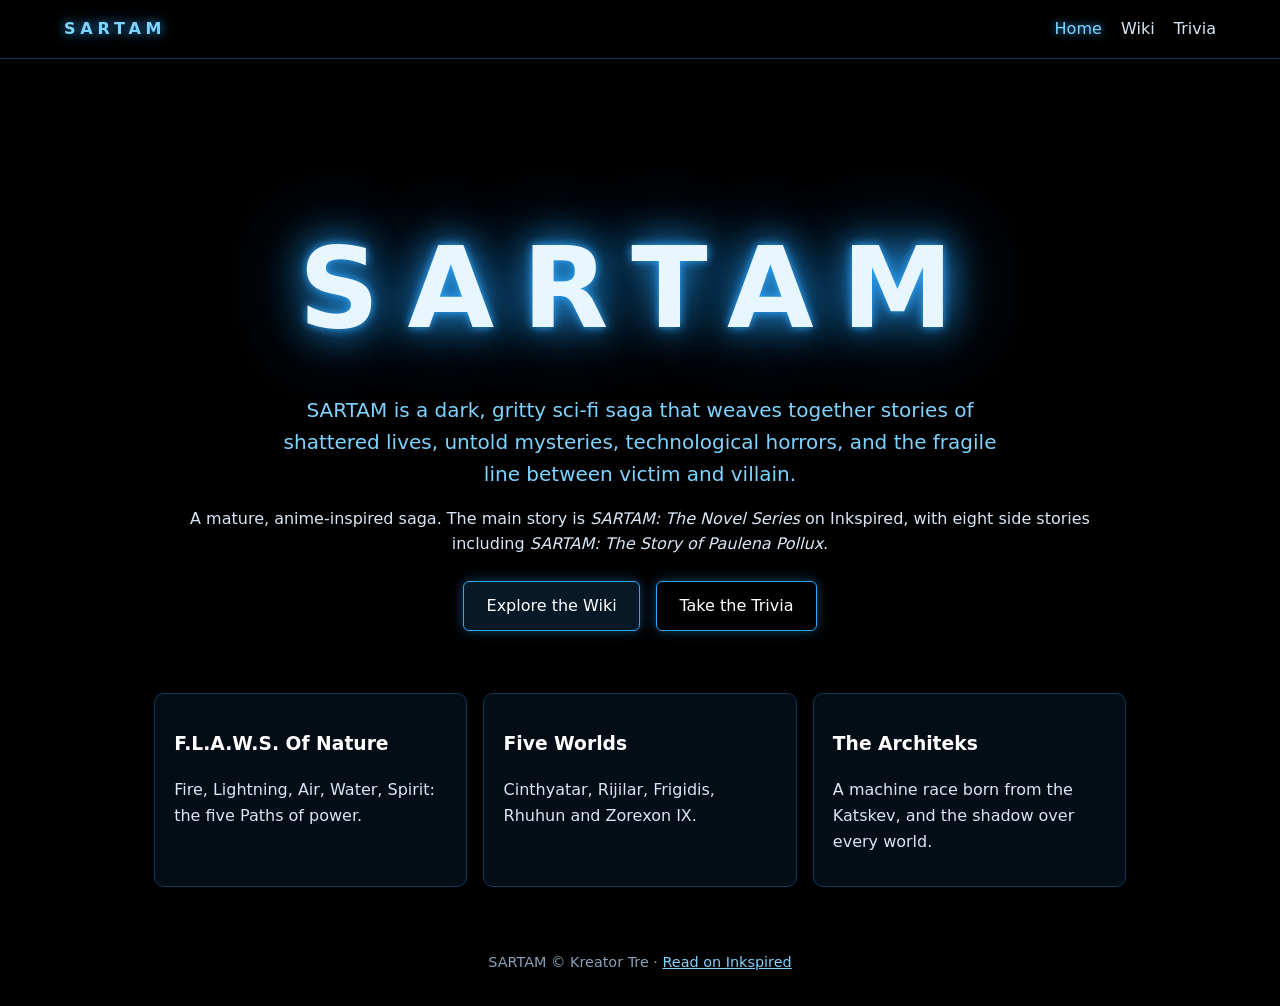
<file: index.html>
<!doctype html><html lang="en"><head><meta charset="utf-8"><meta name="viewport" content="width=device-width,initial-scale=1">
<title>Home · SARTAM</title><meta name="description" content="SARTAM: a dark, gritty sci-fi saga by Kreator Tre"><link rel="stylesheet" href="style.css"></head>
<body><canvas id="veins" aria-hidden="true"></canvas><header><a class="logo" href="index.html">SARTAM</a><nav><a href="index.html" class="on">Home</a><a href="wiki.html" class="">Wiki</a><a href="trivia.html" class="">Trivia</a></nav></header>
<main><section class="hero"><h1 class="glow">SARTAM</h1><p class="tag">SARTAM is a dark, gritty sci-fi saga that weaves together stories of shattered lives, untold mysteries, technological horrors, and the fragile line between victim and villain.</p>
<p>A mature, anime-inspired saga. The main story is <em>SARTAM: The Novel Series</em> on Inkspired, with eight side stories including <em>SARTAM: The Story of Paulena Pollux</em>.</p>
<div class="cta"><a class="btn" href="wiki.html">Explore the Wiki</a><a class="btn ghost" href="trivia.html">Take the Trivia</a></div></section>
<section class="cards"><div class="card"><h3>F.L.A.W.S. Of Nature</h3><p>Fire, Lightning, Air, Water, Spirit: the five Paths of power.</p></div>
<div class="card"><h3>Five Worlds</h3><p>Cinthyatar, Rijilar, Frigidis, Rhuhun and Zorexon IX.</p></div>
<div class="card"><h3>The Architeks</h3><p>A machine race born from the Katskev, and the shadow over every world.</p></div></section></main><footer>SARTAM © Kreator Tre · <a href="https://getinkspired.com" rel="noopener">Read on Inkspired</a></footer>
<script src="veins.js"></script><script src="app.js"></script></body></html>
</file>
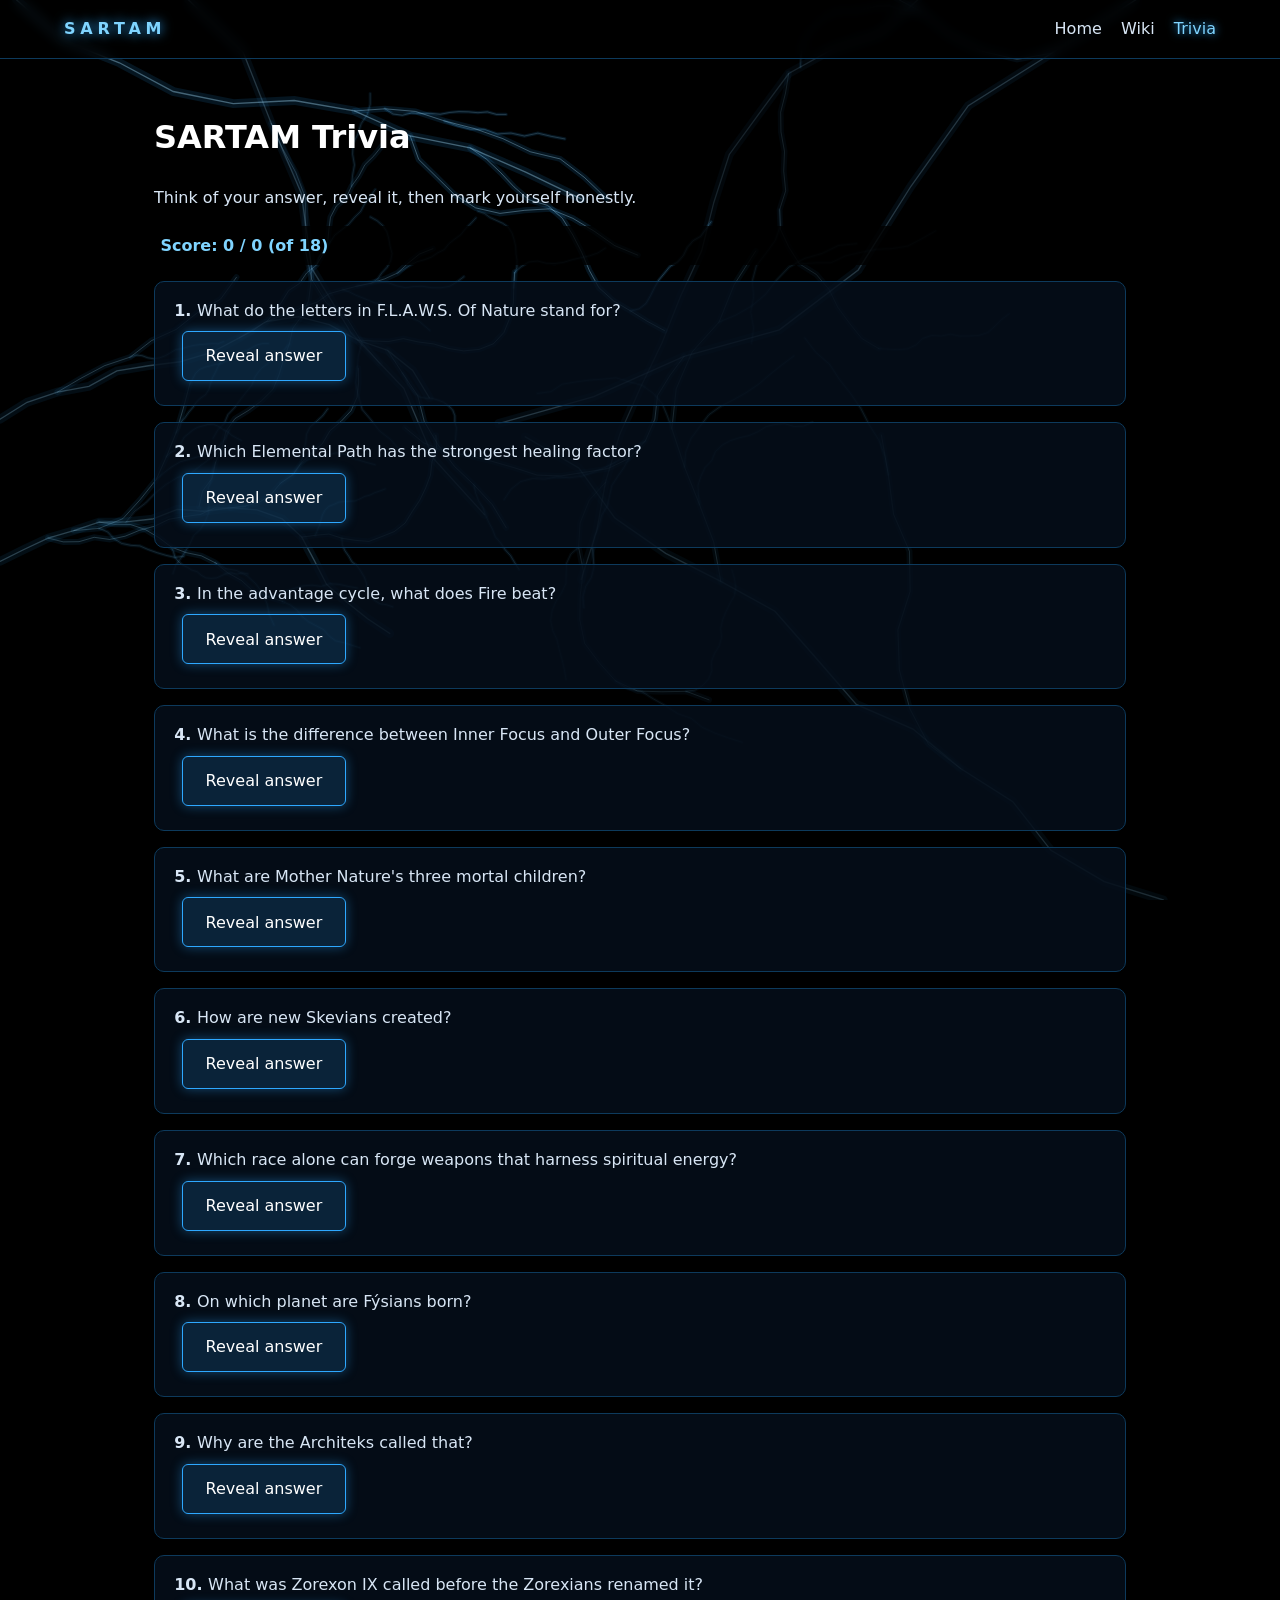
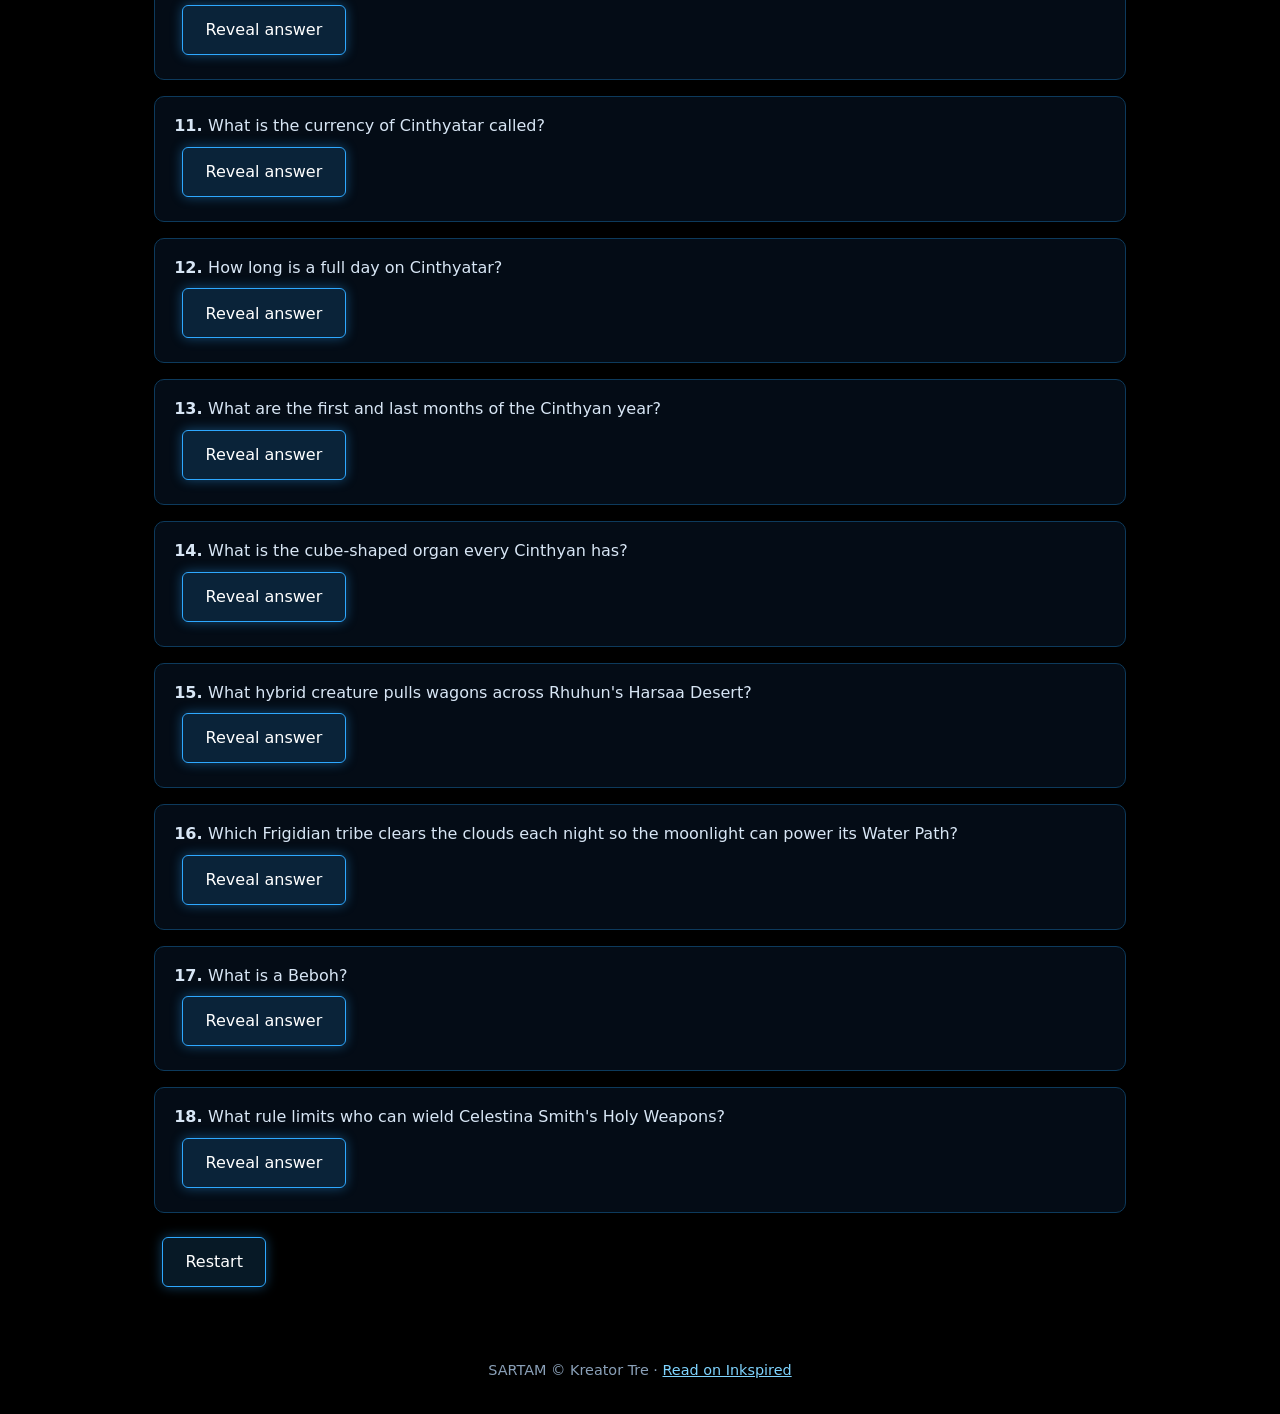
<file: trivia.html>
<!doctype html><html lang="en"><head><meta charset="utf-8"><meta name="viewport" content="width=device-width,initial-scale=1">
<title>Trivia · SARTAM</title><meta name="description" content="SARTAM: a dark, gritty sci-fi saga by Kreator Tre"><link rel="stylesheet" href="style.css"></head>
<body><canvas id="veins" aria-hidden="true"></canvas><header><a class="logo" href="index.html">SARTAM</a><nav><a href="index.html" class="">Home</a><a href="wiki.html" class="">Wiki</a><a href="trivia.html" class="on">Trivia</a></nav></header>
<main><h1>SARTAM Trivia</h1><p>Think of your answer, reveal it, then mark yourself honestly.</p><div id="score" class="score">Score: 0 / 0</div><div id="quiz"></div><button id="reset" class="btn">Restart</button></main><footer>SARTAM © Kreator Tre · <a href="https://getinkspired.com" rel="noopener">Read on Inkspired</a></footer>
<script src="veins.js"></script><script src="app.js"></script><script>const QS=[{"q": "What do the letters in F.L.A.W.S. Of Nature stand for?", "a": "Fire, Lightning, Air, Water, Spirit."}, {"q": "Which Elemental Path has the strongest healing factor?", "a": "Water. (Air has the weakest.)"}, {"q": "In the advantage cycle, what does Fire beat?", "a": "Air. (Fire > Air > Lightning > Water > Fire)"}, {"q": "What is the difference between Inner Focus and Outer Focus?", "a": "Inner Focus channels power inside the body; Outer Focus projects it outside."}, {"q": "What are Mother Nature's three mortal children?", "a": "Fýsians, Katskev (Skevians), and Mithyans."}, {"q": "How are new Skevians created?", "a": "Through Birth Codes. A male and a female code combine; Production Manufacturers build the body and Software Manufacturers upload the consciousness."}, {"q": "Which race alone can forge weapons that harness spiritual energy?", "a": "Mithyans."}, {"q": "On which planet are Fýsians born?", "a": "Planet Turana."}, {"q": "Why are the Architeks called that?", "a": "To honor Kitchrae and his love for infrastructure."}, {"q": "What was Zorexon IX called before the Zorexians renamed it?", "a": "Planet Rremufe."}, {"q": "What is the currency of Cinthyatar called?", "a": "Relevancy (REL)."}, {"q": "How long is a full day on Cinthyatar?", "a": "48 hours: the First Cycle and the Last Cycle."}, {"q": "What are the first and last months of the Cinthyan year?", "a": "January and Yraunaj (24 months in all)."}, {"q": "What is the cube-shaped organ every Cinthyan has?", "a": "The Mind Palace."}, {"q": "What hybrid creature pulls wagons across Rhuhun's Harsaa Desert?", "a": "The Camorse, a camel-horse hybrid."}, {"q": "Which Frigidian tribe clears the clouds each night so the moonlight can power its Water Path?", "a": "The Korochee Tribe."}, {"q": "What is a Beboh?", "a": "A child demon. On Baflua, harming a child opens that child to demonic possession."}, {"q": "What rule limits who can wield Celestina Smith's Holy Weapons?", "a": "Only people with pure intent can wield them."}];initQuiz(QS);</script></body></html>
</file>
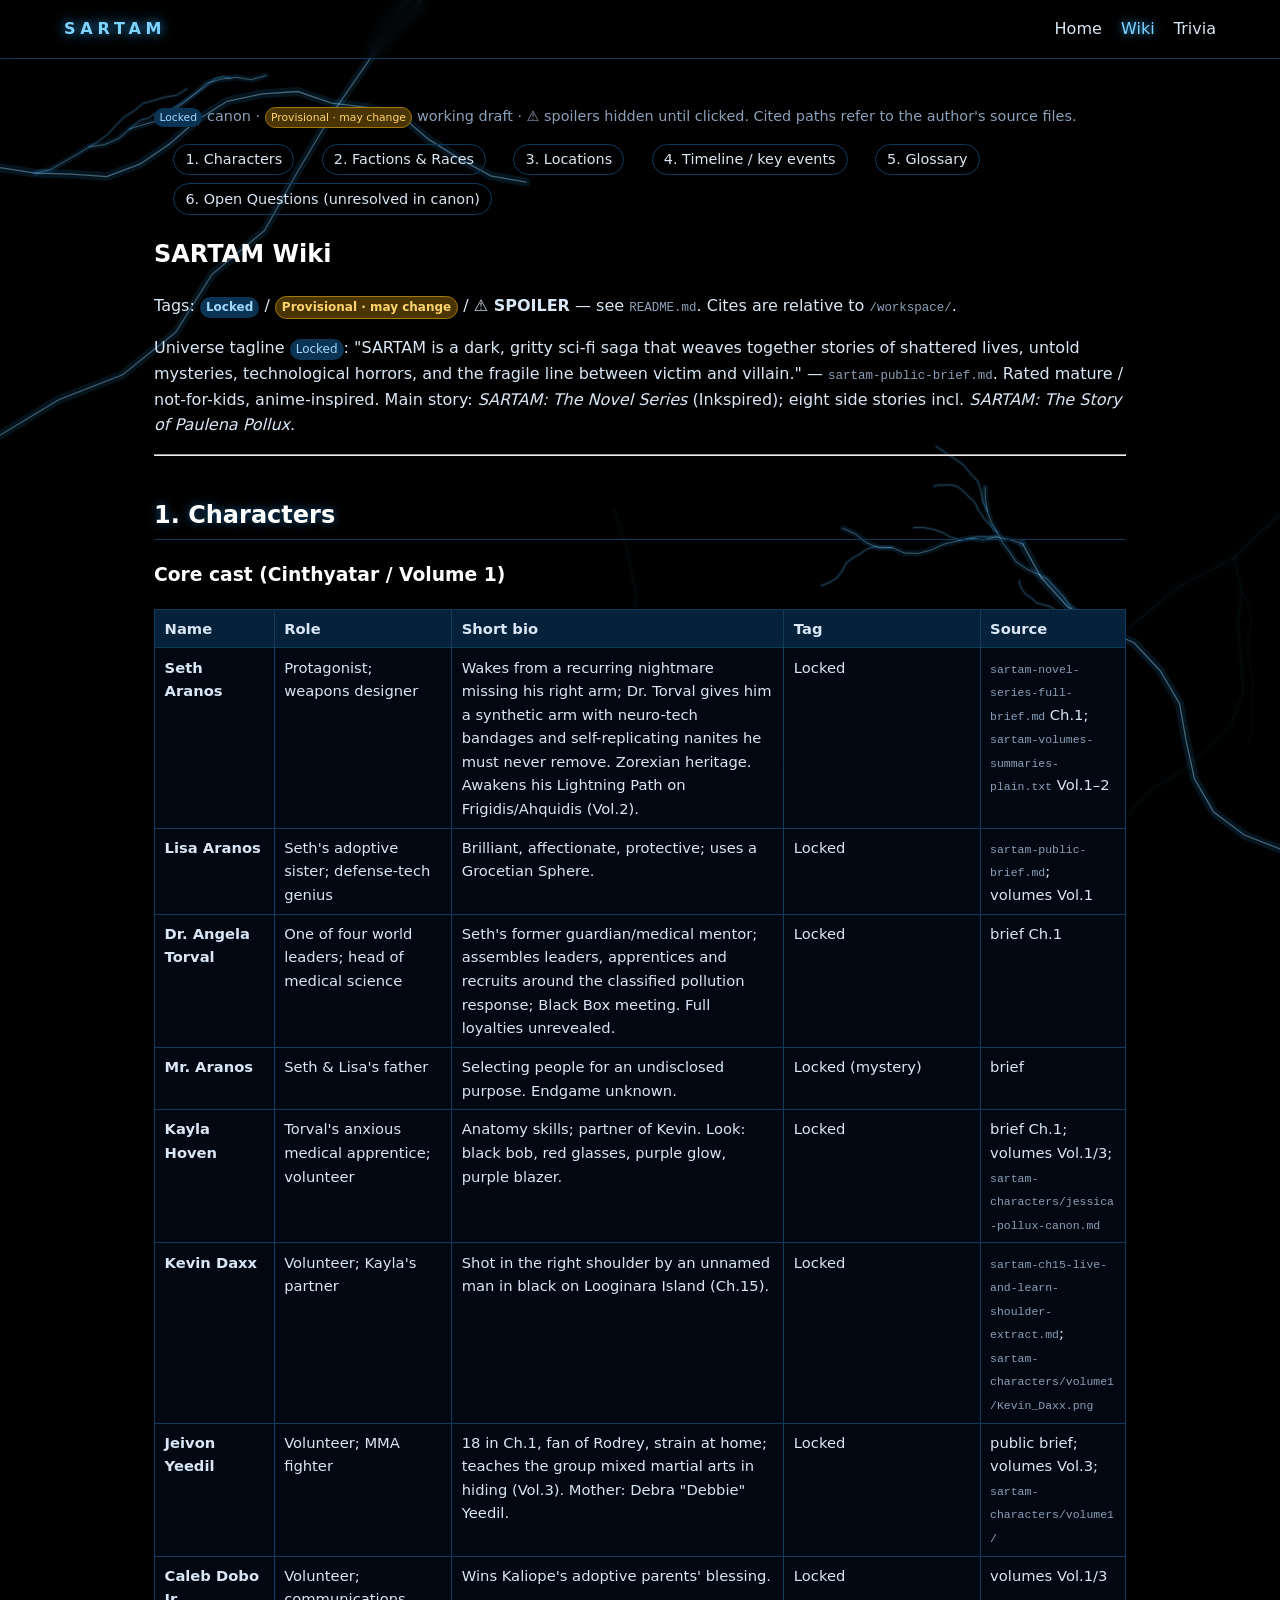
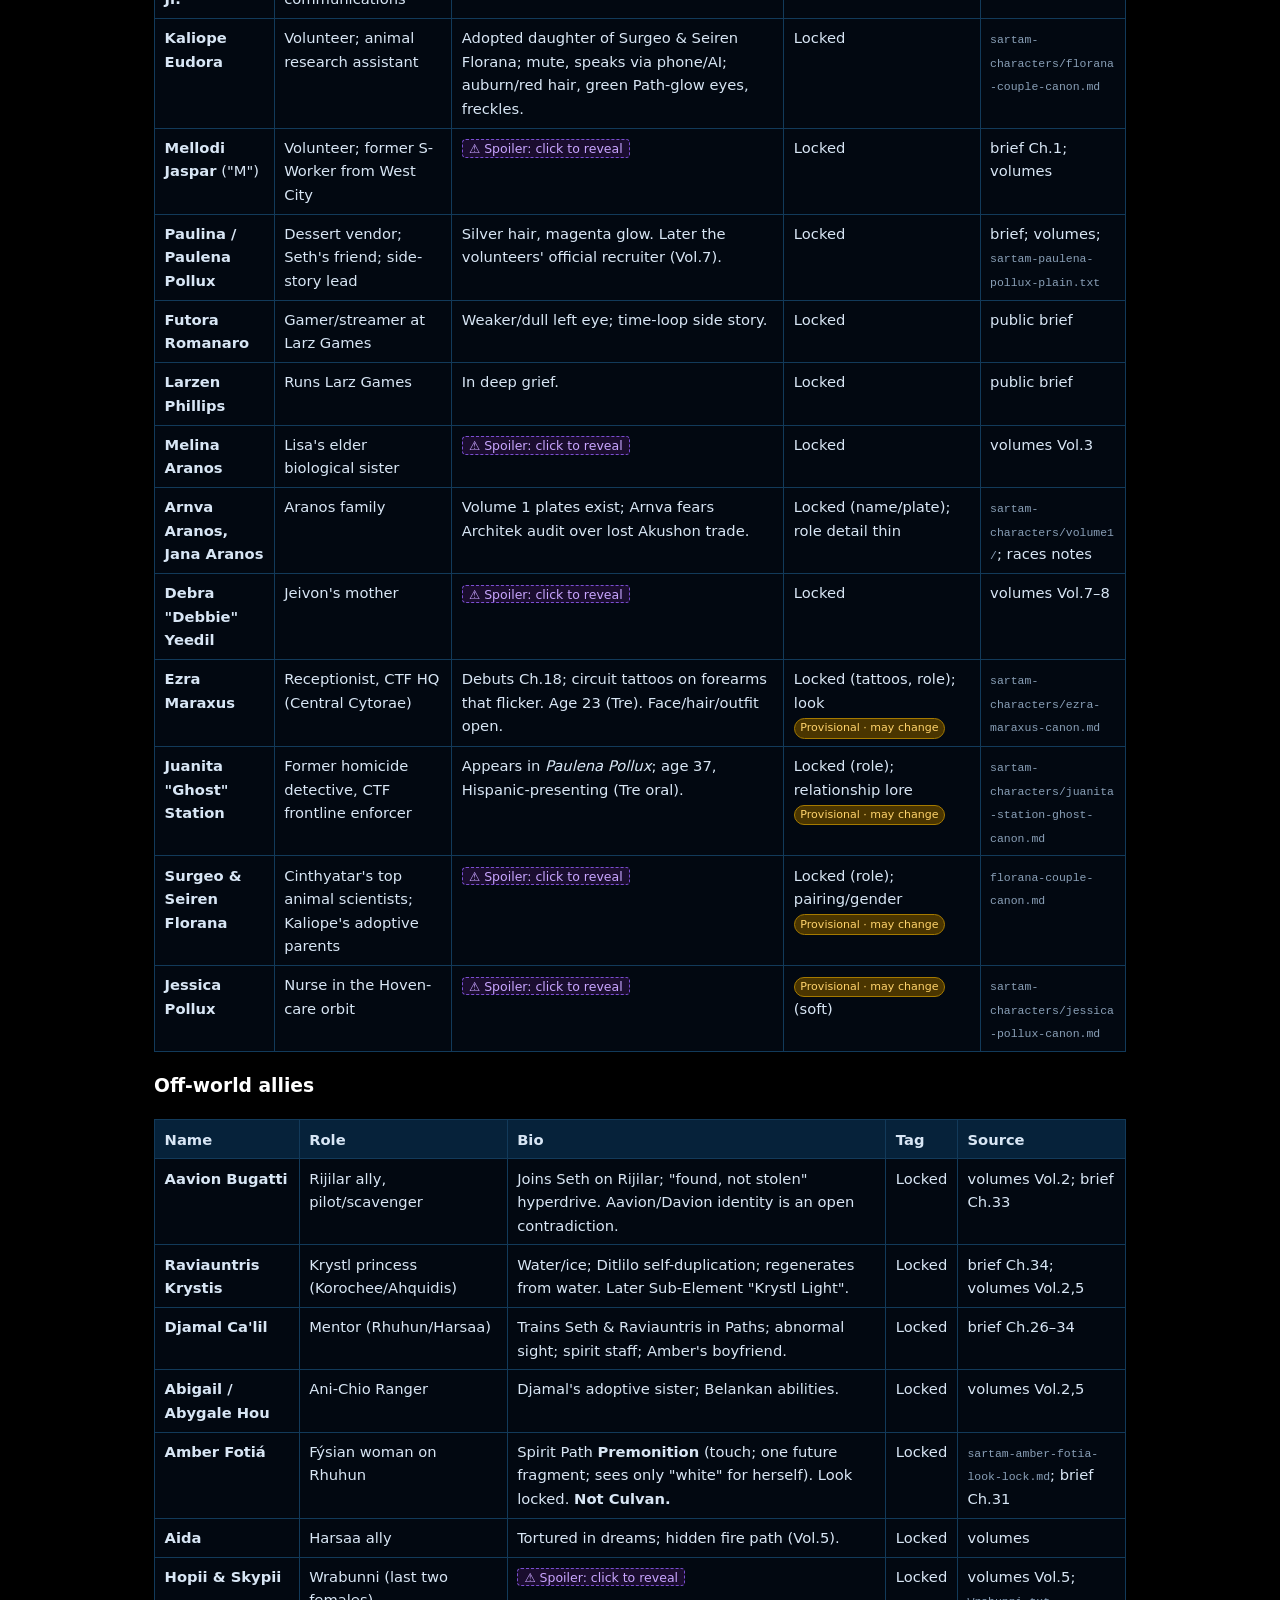
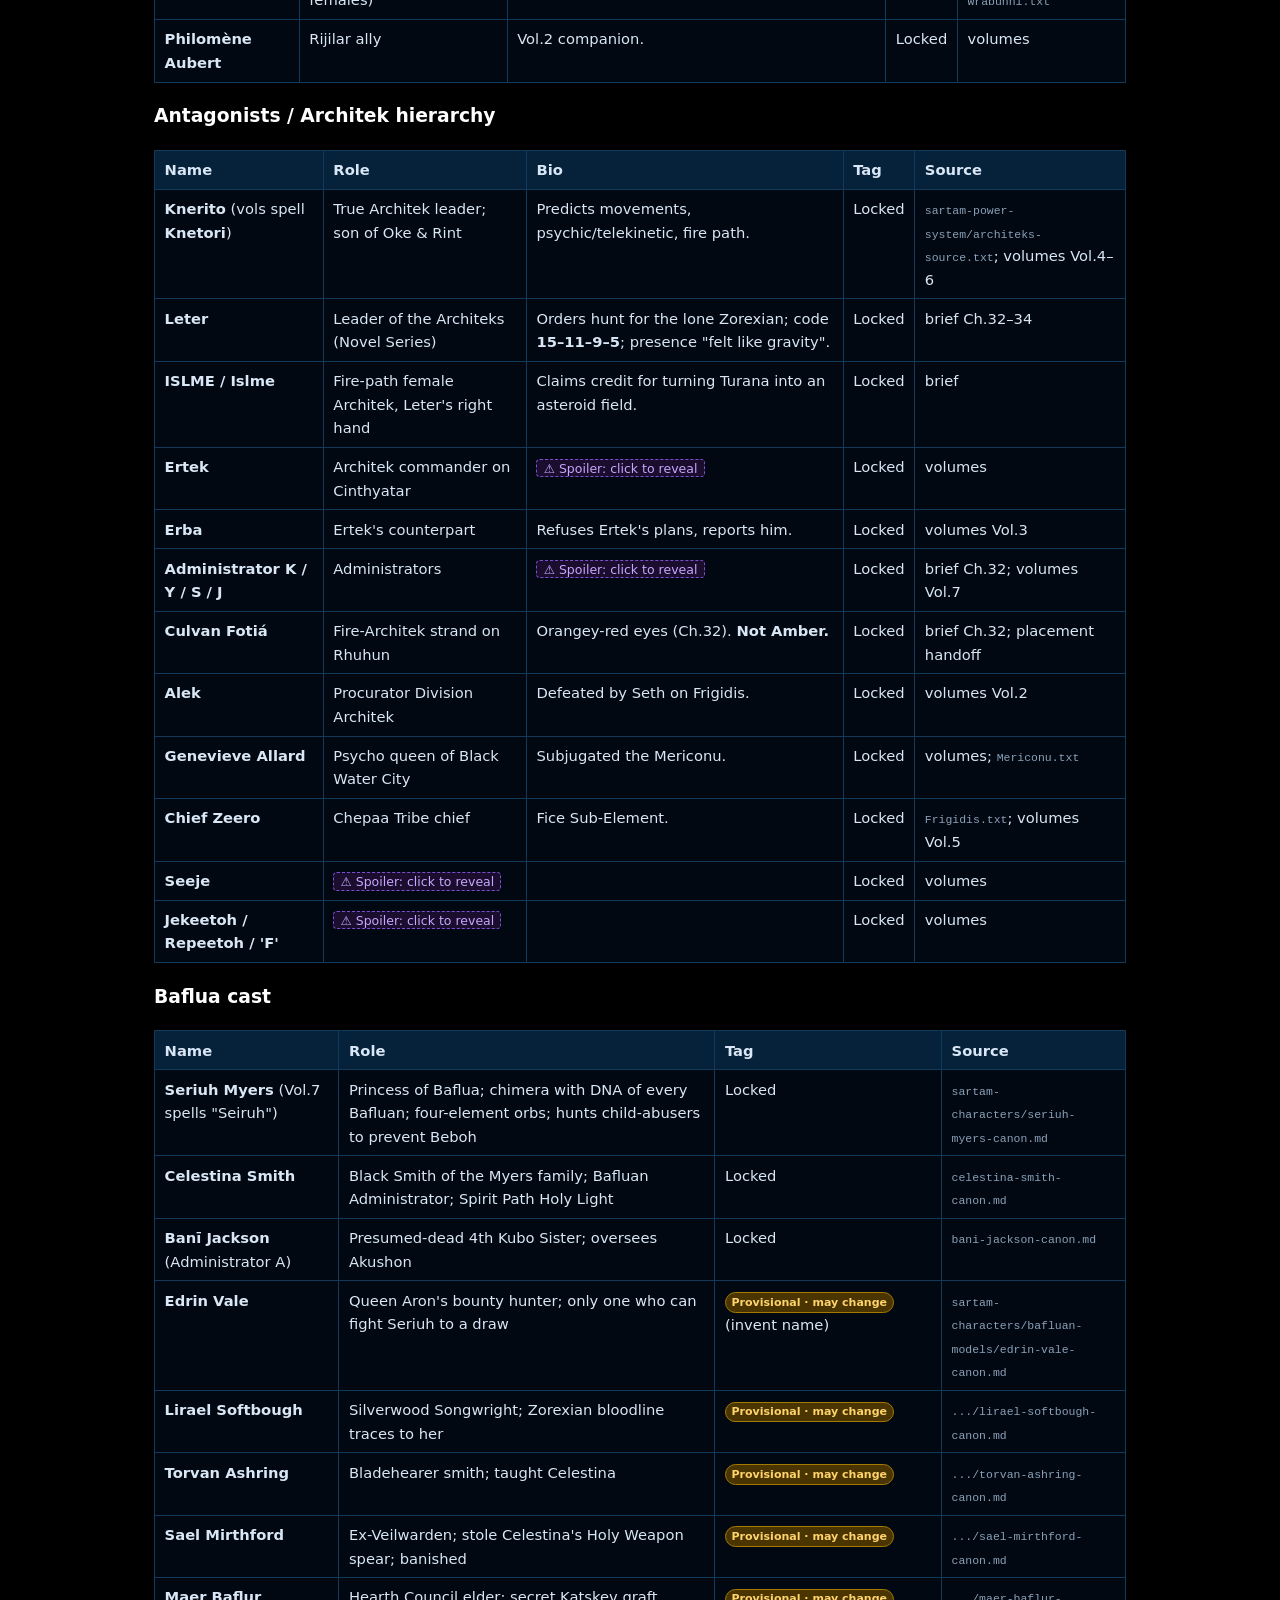
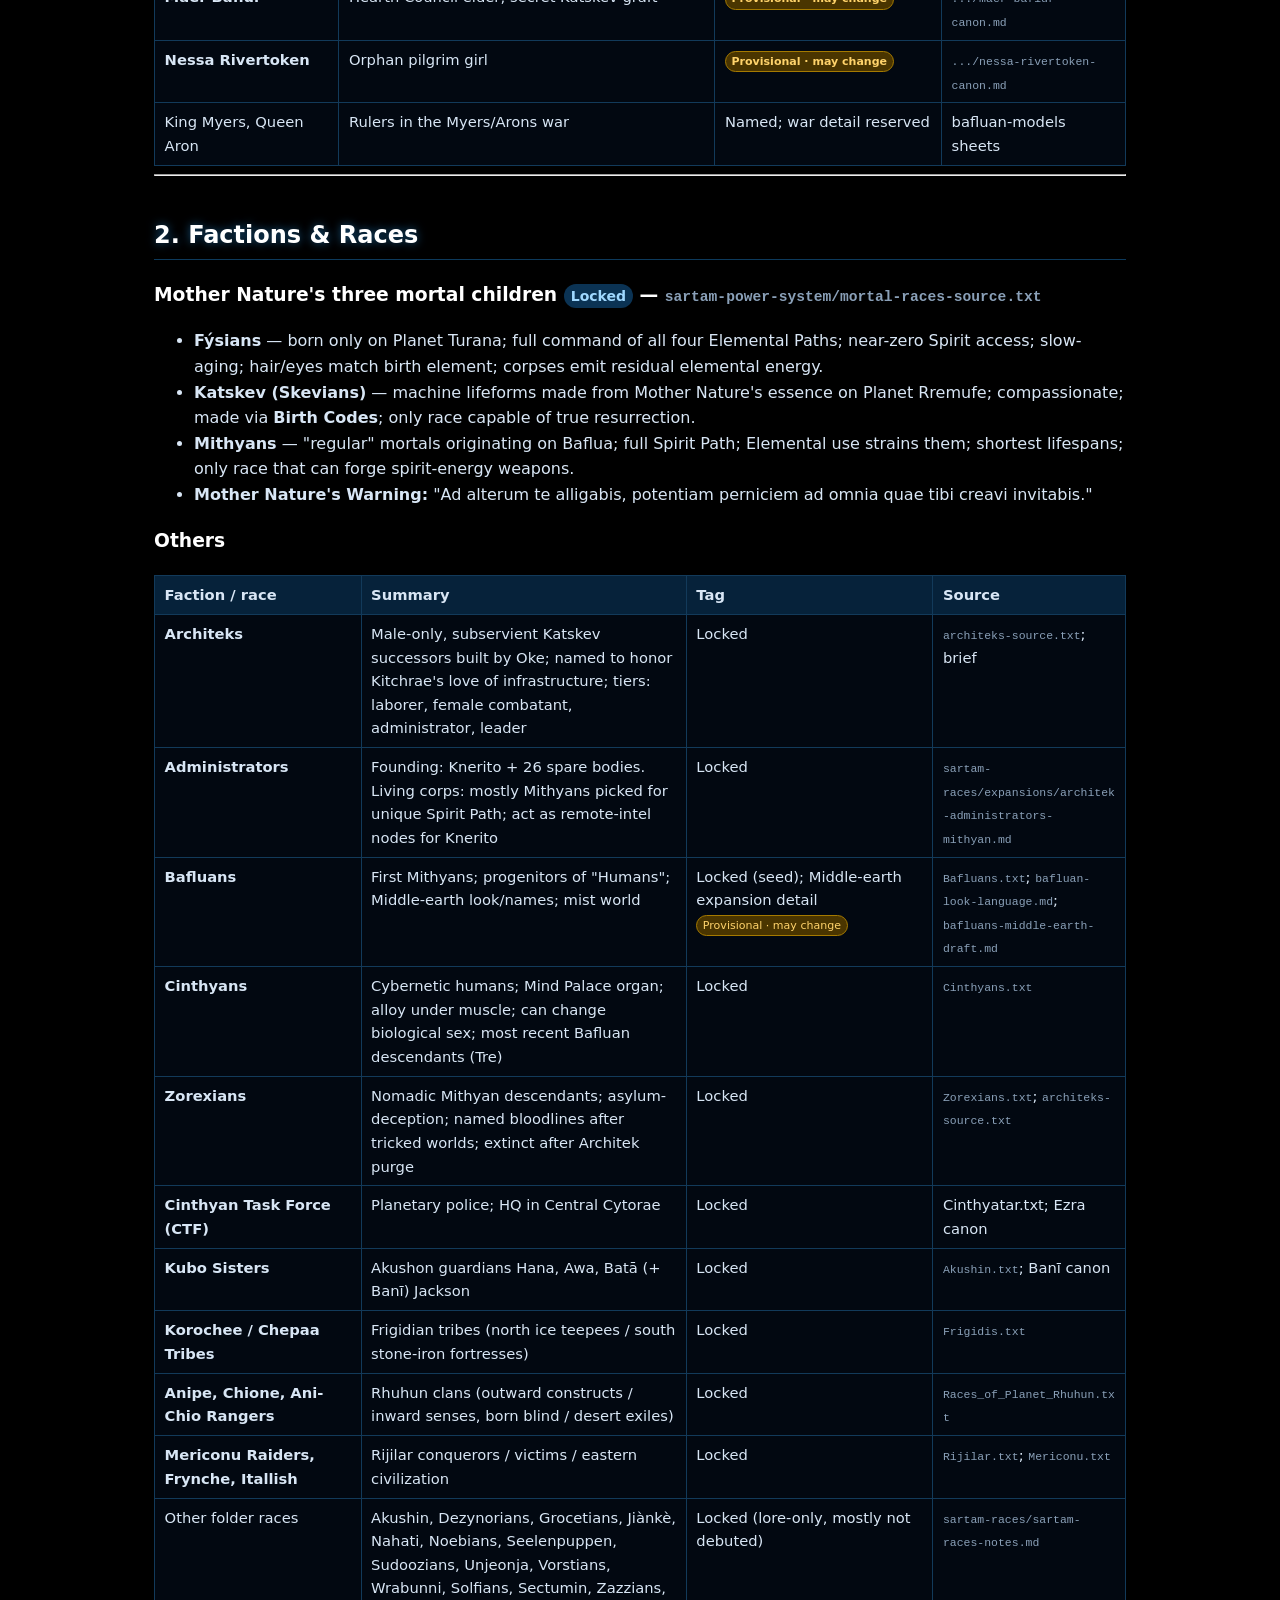
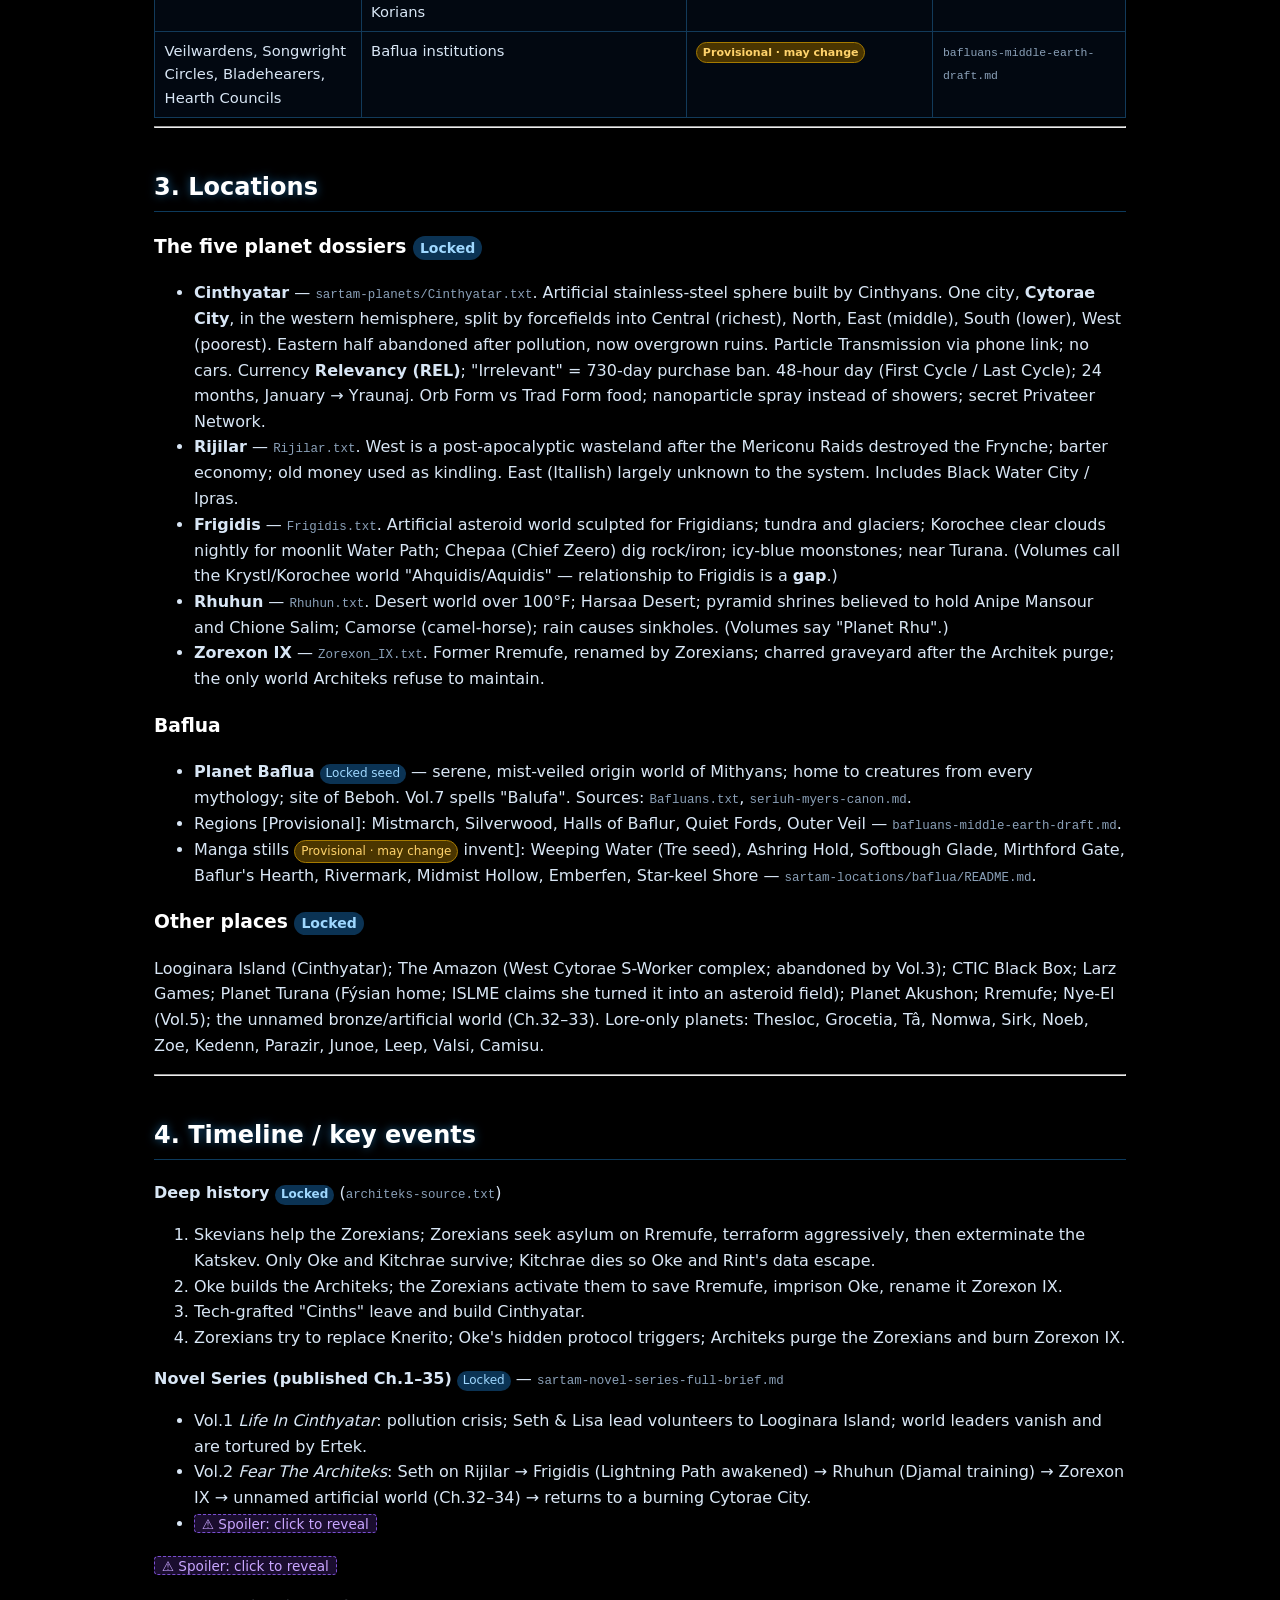
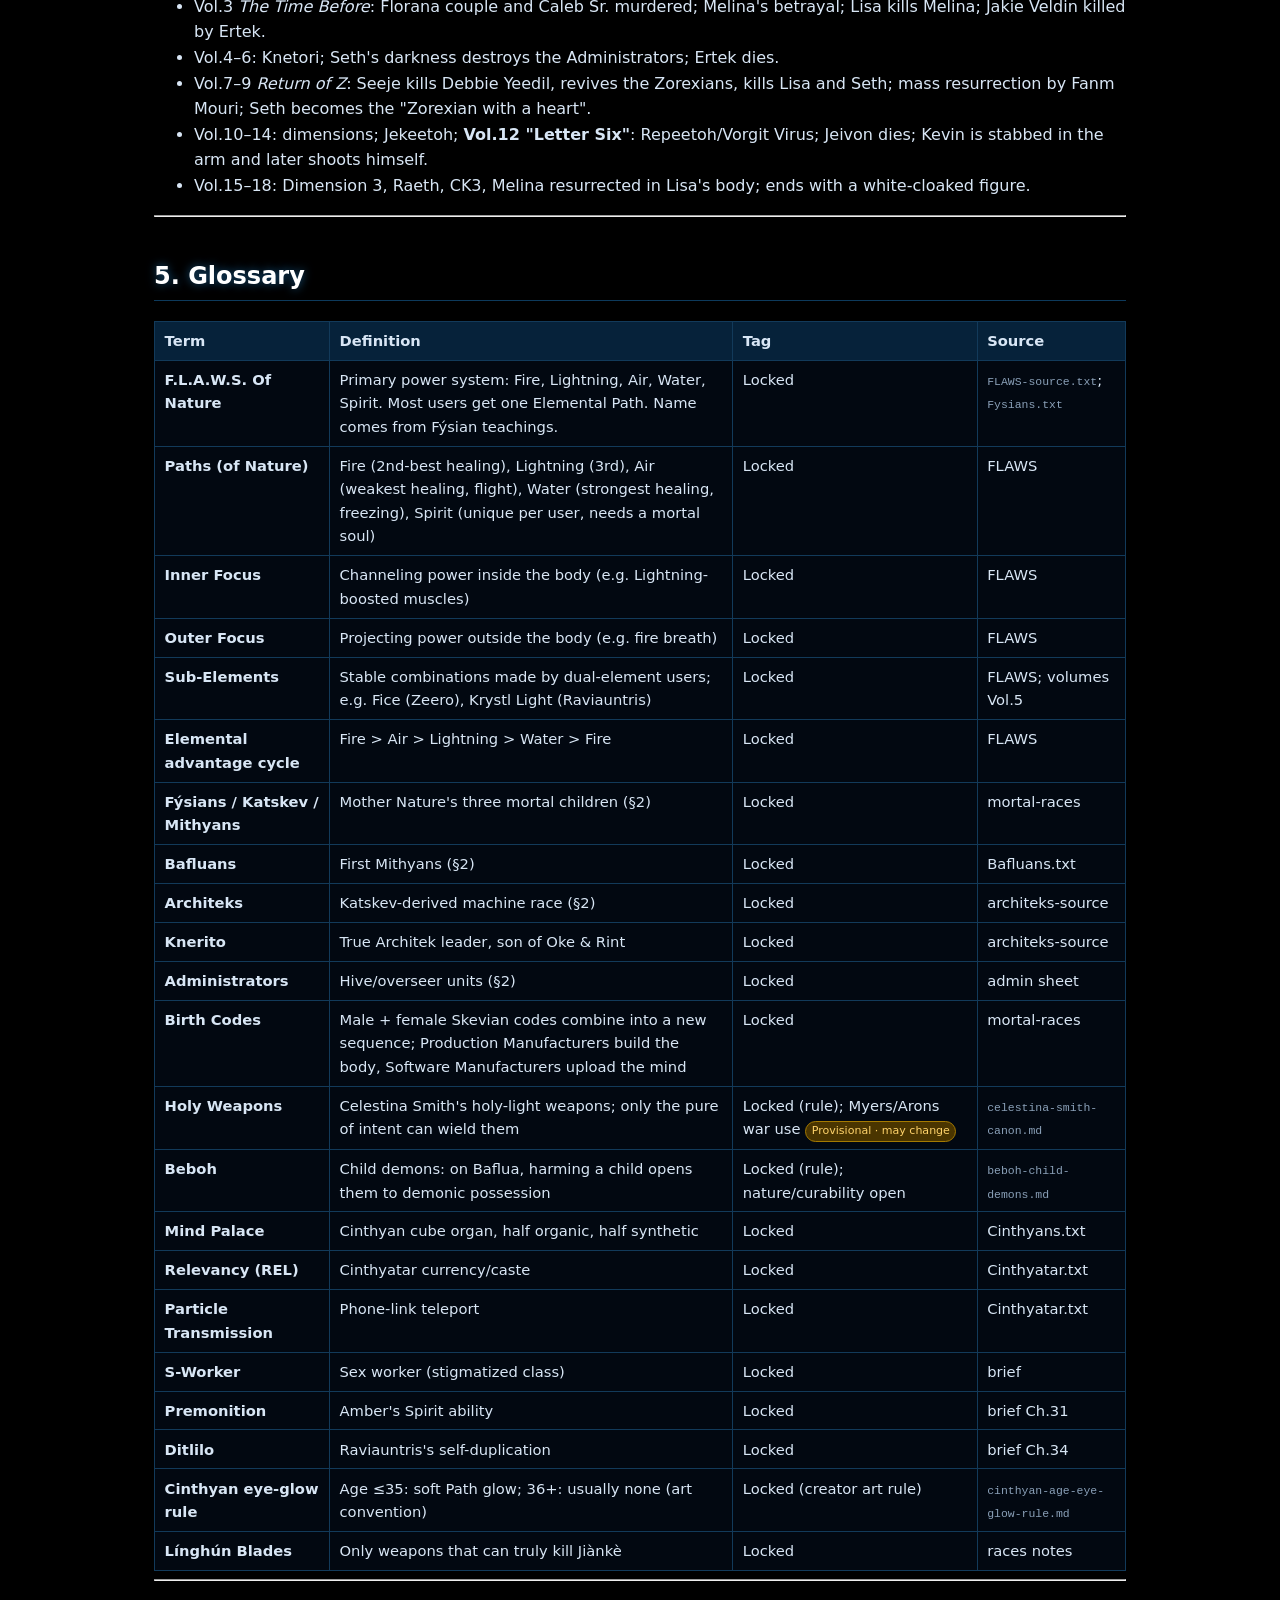
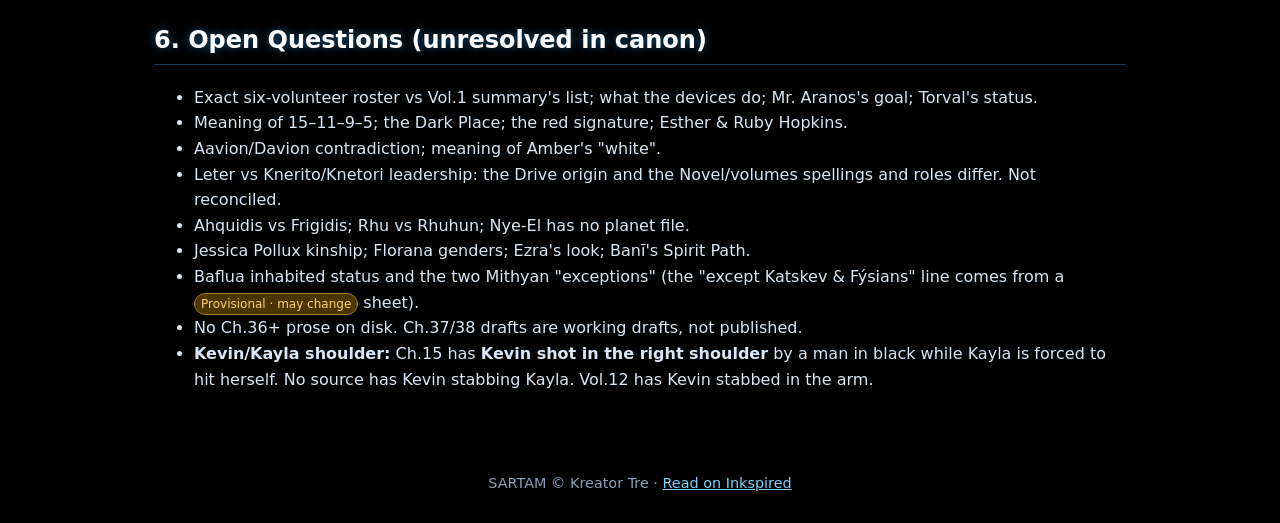
<file: wiki.html>
<!doctype html><html lang="en"><head><meta charset="utf-8"><meta name="viewport" content="width=device-width,initial-scale=1">
<title>Wiki · SARTAM</title><meta name="description" content="SARTAM: a dark, gritty sci-fi saga by Kreator Tre"><link rel="stylesheet" href="style.css"></head>
<body><canvas id="veins" aria-hidden="true"></canvas><header><a class="logo" href="index.html">SARTAM</a><nav><a href="index.html" class="">Home</a><a href="wiki.html" class="on">Wiki</a><a href="trivia.html" class="">Trivia</a></nav></header>
<main><p class="legend"><span class="badge lock">Locked</span> canon · <span class="badge prov">Provisional · may change</span> working draft · <span class="spoiler-demo">⚠</span> spoilers hidden until clicked. Cited paths refer to the author's source files.</p><nav class="toc"><a href="#1-characters">1. Characters</a><a href="#2-factions-races">2. Factions &amp; Races</a><a href="#3-locations">3. Locations</a><a href="#4-timeline-key-events">4. Timeline / key events</a><a href="#5-glossary">5. Glossary</a><a href="#6-open-questions-unresolved-in-canon">6. Open Questions (unresolved in canon)</a></nav><article class="md"><h1 id="sartam-wiki">SARTAM Wiki</h1>
<p>Tags: <strong><span class="badge lock">Locked</span></strong> / <strong><span class="badge prov" title="Provisional, may change">Provisional · may change</span></strong> / <strong>⚠ SPOILER</strong> — see <code>README.md</code>. Cites are relative to <code>/workspace/</code>.</p>
<p>Universe tagline <span class="badge lock">Locked</span>: "SARTAM is a dark, gritty sci-fi saga that weaves together stories of shattered lives, untold mysteries, technological horrors, and the fragile line between victim and villain." — <code>sartam-public-brief.md</code>. Rated mature / not-for-kids, anime-inspired. Main story: <em>SARTAM: The Novel Series</em> (Inkspired); eight side stories incl. <em>SARTAM: The Story of Paulena Pollux</em>.</p>
<hr>
<h2 id="1-characters">1. Characters</h2>
<h3 id="core-cast-cinthyatar-volume-1">Core cast (Cinthyatar / Volume 1)</h3>
<div class="tw"><table><thead><tr><th>Name</th><th>Role</th><th>Short bio</th><th>Tag</th><th>Source</th></tr></thead><tbody><tr><td><strong>Seth Aranos</strong></td><td>Protagonist; weapons designer</td><td>Wakes from a recurring nightmare missing his right arm; Dr. Torval gives him a synthetic arm with neuro-tech bandages and self-replicating nanites he must never remove. Zorexian heritage. Awakens his Lightning Path on Frigidis/Ahquidis (Vol.2).</td><td>Locked</td><td><code>sartam-novel-series-full-brief.md</code> Ch.1; <code>sartam-volumes-summaries-plain.txt</code> Vol.1–2</td></tr><tr><td><strong>Lisa Aranos</strong></td><td>Seth's adoptive sister; defense-tech genius</td><td>Brilliant, affectionate, protective; uses a Grocetian Sphere.</td><td>Locked</td><td><code>sartam-public-brief.md</code>; volumes Vol.1</td></tr><tr><td><strong>Dr. Angela Torval</strong></td><td>One of four world leaders; head of medical science</td><td>Seth's former guardian/medical mentor; assembles leaders, apprentices and recruits around the classified pollution response; Black Box meeting. Full loyalties unrevealed.</td><td>Locked</td><td>brief Ch.1</td></tr><tr><td><strong>Mr. Aranos</strong></td><td>Seth &amp; Lisa's father</td><td>Selecting people for an undisclosed purpose. Endgame unknown.</td><td>Locked (mystery)</td><td>brief</td></tr><tr><td><strong>Kayla Hoven</strong></td><td>Torval's anxious medical apprentice; volunteer</td><td>Anatomy skills; partner of Kevin. Look: black bob, red glasses, purple glow, purple blazer.</td><td>Locked</td><td>brief Ch.1; volumes Vol.1/3; <code>sartam-characters/jessica-pollux-canon.md</code></td></tr><tr><td><strong>Kevin Daxx</strong></td><td>Volunteer; Kayla's partner</td><td>Shot in the right shoulder by an unnamed man in black on Looginara Island (Ch.15).</td><td>Locked</td><td><code>sartam-ch15-live-and-learn-shoulder-extract.md</code>; <code>sartam-characters/volume1/Kevin_Daxx.png</code></td></tr><tr><td><strong>Jeivon Yeedil</strong></td><td>Volunteer; MMA fighter</td><td>18 in Ch.1, fan of Rodrey, strain at home; teaches the group mixed martial arts in hiding (Vol.3). Mother: Debra "Debbie" Yeedil.</td><td>Locked</td><td>public brief; volumes Vol.3; <code>sartam-characters/volume1/</code></td></tr><tr><td><strong>Caleb Dobo Jr.</strong></td><td>Volunteer; communications</td><td>Wins Kaliope's adoptive parents' blessing.</td><td>Locked</td><td>volumes Vol.1/3</td></tr><tr><td><strong>Kaliope Eudora</strong></td><td>Volunteer; animal research assistant</td><td>Adopted daughter of Surgeo &amp; Seiren Florana; mute, speaks via phone/AI; auburn/red hair, green Path-glow eyes, freckles.</td><td>Locked</td><td><code>sartam-characters/florana-couple-canon.md</code></td></tr><tr><td><strong>Mellodi Jaspar</strong> ("M")</td><td>Volunteer; former S-Worker from West City</td><td><span class="spoiler" tabindex="0" role="button" aria-label="Spoiler, click to reveal"><span class="sp-label">⚠ Spoiler: click to reveal</span><span class="sp-body">Hostile, class-conscious in Ch.1; falls for Seth; later Seth's wife (⚠ Vol.10).</span></span></td><td>Locked</td><td>brief Ch.1; volumes</td></tr><tr><td><strong>Paulina / Paulena Pollux</strong></td><td>Dessert vendor; Seth's friend; side-story lead</td><td>Silver hair, magenta glow. Later the volunteers' official recruiter (Vol.7).</td><td>Locked</td><td>brief; volumes; <code>sartam-paulena-pollux-plain.txt</code></td></tr><tr><td><strong>Futora Romanaro</strong></td><td>Gamer/streamer at Larz Games</td><td>Weaker/dull left eye; time-loop side story.</td><td>Locked</td><td>public brief</td></tr><tr><td><strong>Larzen Phillips</strong></td><td>Runs Larz Games</td><td>In deep grief.</td><td>Locked</td><td>public brief</td></tr><tr><td><strong>Melina Aranos</strong></td><td>Lisa's elder biological sister</td><td><span class="spoiler" tabindex="0" role="button" aria-label="Spoiler, click to reveal"><span class="sp-label">⚠ Spoiler: click to reveal</span><span class="sp-body">⚠ SPOILER: secretly works with Ertek, murdered the Aranos parents; killed by Lisa (Vol.3).</span></span></td><td>Locked</td><td>volumes Vol.3</td></tr><tr><td><strong>Arnva Aranos, Jana Aranos</strong></td><td>Aranos family</td><td>Volume 1 plates exist; Arnva fears Architek audit over lost Akushon trade.</td><td>Locked (name/plate); role detail thin</td><td><code>sartam-characters/volume1/</code>; races notes</td></tr><tr><td><strong>Debra "Debbie" Yeedil</strong></td><td>Jeivon's mother</td><td><span class="spoiler" tabindex="0" role="button" aria-label="Spoiler, click to reveal"><span class="sp-label">⚠ Spoiler: click to reveal</span><span class="sp-body">Alive early. ⚠ SPOILER: murdered by Seeje (Vol.7–8).</span></span></td><td>Locked</td><td>volumes Vol.7–8</td></tr><tr><td><strong>Ezra Maraxus</strong></td><td>Receptionist, CTF HQ (Central Cytorae)</td><td>Debuts Ch.18; circuit tattoos on forearms that flicker. Age 23 (Tre). Face/hair/outfit open.</td><td>Locked (tattoos, role); look <span class="badge prov" title="Provisional, may change">Provisional · may change</span></td><td><code>sartam-characters/ezra-maraxus-canon.md</code></td></tr><tr><td><strong>Juanita "Ghost" Station</strong></td><td>Former homicide detective, CTF frontline enforcer</td><td>Appears in <em>Paulena Pollux</em>; age 37, Hispanic-presenting (Tre oral).</td><td>Locked (role); relationship lore <span class="badge prov" title="Provisional, may change">Provisional · may change</span></td><td><code>sartam-characters/juanita-station-ghost-canon.md</code></td></tr><tr><td><strong>Surgeo &amp; Seiren Florana</strong></td><td>Cinthyatar's top animal scientists; Kaliope's adoptive parents</td><td><span class="spoiler" tabindex="0" role="button" aria-label="Spoiler, click to reveal"><span class="sp-label">⚠ Spoiler: click to reveal</span><span class="sp-body">Early 40s, look mid-30s; hair dyed to match Kaliope. Genders not stated in prose. ⚠ SPOILER: murdered by Architeks (Vol.3; Tre plan Ch.36).</span></span></td><td>Locked (role); pairing/gender <span class="badge prov" title="Provisional, may change">Provisional · may change</span></td><td><code>florana-couple-canon.md</code></td></tr><tr><td><strong>Jessica Pollux</strong></td><td>Nurse in the Hoven-care orbit</td><td><span class="spoiler" tabindex="0" role="button" aria-label="Spoiler, click to reveal"><span class="sp-label">⚠ Spoiler: click to reveal</span><span class="sp-body">Early 60s, looks mid-40s; bun, black scrubs, mean face, liquor bottle. <strong>Kinship to Paulina/Charlotte OPEN. Not Charlotte.</strong> ⚠ SPOILER: dies Ch.35.</span></span></td><td><span class="badge prov" title="Provisional, may change">Provisional · may change</span> (soft)</td><td><code>sartam-characters/jessica-pollux-canon.md</code></td></tr></tbody></table></div>
<h3 id="off-world-allies">Off-world allies</h3>
<div class="tw"><table><thead><tr><th>Name</th><th>Role</th><th>Bio</th><th>Tag</th><th>Source</th></tr></thead><tbody><tr><td><strong>Aavion Bugatti</strong></td><td>Rijilar ally, pilot/scavenger</td><td>Joins Seth on Rijilar; "found, not stolen" hyperdrive. Aavion/Davion identity is an open contradiction.</td><td>Locked</td><td>volumes Vol.2; brief Ch.33</td></tr><tr><td><strong>Raviauntris Krystis</strong></td><td>Krystl princess (Korochee/Ahquidis)</td><td>Water/ice; Ditlilo self-duplication; regenerates from water. Later Sub-Element "Krystl Light".</td><td>Locked</td><td>brief Ch.34; volumes Vol.2,5</td></tr><tr><td><strong>Djamal Ca'lil</strong></td><td>Mentor (Rhuhun/Harsaa)</td><td>Trains Seth &amp; Raviauntris in Paths; abnormal sight; spirit staff; Amber's boyfriend.</td><td>Locked</td><td>brief Ch.26–34</td></tr><tr><td><strong>Abigail / Abygale Hou</strong></td><td>Ani-Chio Ranger</td><td>Djamal's adoptive sister; Belankan abilities.</td><td>Locked</td><td>volumes Vol.2,5</td></tr><tr><td><strong>Amber Fotiá</strong></td><td>Fýsian woman on Rhuhun</td><td>Spirit Path <strong>Premonition</strong> (touch; one future fragment; sees only "white" for herself). Look locked. <strong>Not Culvan.</strong></td><td>Locked</td><td><code>sartam-amber-fotia-look-lock.md</code>; brief Ch.31</td></tr><tr><td><strong>Aida</strong></td><td>Harsaa ally</td><td>Tortured in dreams; hidden fire path (Vol.5).</td><td>Locked</td><td>volumes</td></tr><tr><td><strong>Hopii &amp; Skypii</strong></td><td>Wrabunni (last two females)</td><td><span class="spoiler" tabindex="0" role="button" aria-label="Spoiler, click to reveal"><span class="sp-label">⚠ Spoiler: click to reveal</span><span class="sp-body">⚠ SPOILER: Hopii killed by Ertek (Vol.5); Skypii last of the Wrabunni.</span></span></td><td>Locked</td><td>volumes Vol.5; <code>Wrabunni.txt</code></td></tr><tr><td><strong>Philomène Aubert</strong></td><td>Rijilar ally</td><td>Vol.2 companion.</td><td>Locked</td><td>volumes</td></tr></tbody></table></div>
<h3 id="antagonists-architek-hierarchy">Antagonists / Architek hierarchy</h3>
<div class="tw"><table><thead><tr><th>Name</th><th>Role</th><th>Bio</th><th>Tag</th><th>Source</th></tr></thead><tbody><tr><td><strong>Knerito</strong> (vols spell <strong>Knetori</strong>)</td><td>True Architek leader; son of Oke &amp; Rint</td><td>Predicts movements, psychic/telekinetic, fire path.</td><td>Locked</td><td><code>sartam-power-system/architeks-source.txt</code>; volumes Vol.4–6</td></tr><tr><td><strong>Leter</strong></td><td>Leader of the Architeks (Novel Series)</td><td>Orders hunt for the lone Zorexian; code <strong>15–11–9–5</strong>; presence "felt like gravity".</td><td>Locked</td><td>brief Ch.32–34</td></tr><tr><td><strong>ISLME / Islme</strong></td><td>Fire-path female Architek, Leter's right hand</td><td>Claims credit for turning Turana into an asteroid field.</td><td>Locked</td><td>brief</td></tr><tr><td><strong>Ertek</strong></td><td>Architek commander on Cinthyatar</td><td><span class="spoiler" tabindex="0" role="button" aria-label="Spoiler, click to reveal"><span class="sp-label">⚠ Spoiler: click to reveal</span><span class="sp-body">Tortures world leaders; staff-like spear, 3D-printing revolver. ⚠ SPOILER: dies in skyscraper basement (Vol.6).</span></span></td><td>Locked</td><td>volumes</td></tr><tr><td><strong>Erba</strong></td><td>Ertek's counterpart</td><td>Refuses Ertek's plans, reports him.</td><td>Locked</td><td>volumes Vol.3</td></tr><tr><td><strong>Administrator K / Y / S / J</strong></td><td>Administrators</td><td><span class="spoiler" tabindex="0" role="button" aria-label="Spoiler, click to reveal"><span class="sp-label">⚠ Spoiler: click to reveal</span><span class="sp-body">K: comic communications admin. Y dead by Ch.32. J later replaces Leter (⚠).</span></span></td><td>Locked</td><td>brief Ch.32; volumes Vol.7</td></tr><tr><td><strong>Culvan Fotiá</strong></td><td>Fire-Architek strand on Rhuhun</td><td>Orangey-red eyes (Ch.32). <strong>Not Amber.</strong></td><td>Locked</td><td>brief Ch.32; placement handoff</td></tr><tr><td><strong>Alek</strong></td><td>Procurator Division Architek</td><td>Defeated by Seth on Frigidis.</td><td>Locked</td><td>volumes Vol.2</td></tr><tr><td><strong>Genevieve Allard</strong></td><td>Psycho queen of Black Water City</td><td>Subjugated the Mericonu.</td><td>Locked</td><td>volumes; <code>Mericonu.txt</code></td></tr><tr><td><strong>Chief Zeero</strong></td><td>Chepaa Tribe chief</td><td>Fice Sub-Element.</td><td>Locked</td><td><code>Frigidis.txt</code>; volumes Vol.5</td></tr><tr><td><strong>Seeje</strong></td><td><span class="spoiler" tabindex="0" role="button" aria-label="Spoiler, click to reveal"><span class="sp-label">⚠ Spoiler: click to reveal</span><span class="sp-body">⚠ SPOILER — Seth's father; resurrects the Zorexians (Vol.8–9)</span></span></td><td></td><td>Locked</td><td>volumes</td></tr><tr><td><strong>Jekeetoh / Repeetoh / 'F'</strong></td><td><span class="spoiler" tabindex="0" role="button" aria-label="Spoiler, click to reveal"><span class="sp-label">⚠ Spoiler: click to reveal</span><span class="sp-body">⚠ SPOILER — Vol.10–18 villains</span></span></td><td></td><td>Locked</td><td>volumes</td></tr></tbody></table></div>
<h3 id="baflua-cast">Baflua cast</h3>
<div class="tw"><table><thead><tr><th>Name</th><th>Role</th><th>Tag</th><th>Source</th></tr></thead><tbody><tr><td><strong>Seriuh Myers</strong> (Vol.7 spells "Seiruh")</td><td>Princess of Baflua; chimera with DNA of every Bafluan; four-element orbs; hunts child-abusers to prevent Beboh</td><td>Locked</td><td><code>sartam-characters/seriuh-myers-canon.md</code></td></tr><tr><td><strong>Celestina Smith</strong></td><td>Black Smith of the Myers family; Bafluan Administrator; Spirit Path Holy Light</td><td>Locked</td><td><code>celestina-smith-canon.md</code></td></tr><tr><td><strong>Banī Jackson</strong> (Administrator A)</td><td>Presumed-dead 4th Kubo Sister; oversees Akushon</td><td>Locked</td><td><code>bani-jackson-canon.md</code></td></tr><tr><td><strong>Edrin Vale</strong></td><td>Queen Aron's bounty hunter; only one who can fight Seriuh to a draw</td><td><strong><span class="badge prov" title="Provisional, may change">Provisional · may change</span></strong> (invent name)</td><td><code>sartam-characters/bafluan-models/edrin-vale-canon.md</code></td></tr><tr><td><strong>Lirael Softbough</strong></td><td>Silverwood Songwright; Zorexian bloodline traces to her</td><td><strong><span class="badge prov" title="Provisional, may change">Provisional · may change</span></strong></td><td><code>.../lirael-softbough-canon.md</code></td></tr><tr><td><strong>Torvan Ashring</strong></td><td>Bladehearer smith; taught Celestina</td><td><strong><span class="badge prov" title="Provisional, may change">Provisional · may change</span></strong></td><td><code>.../torvan-ashring-canon.md</code></td></tr><tr><td><strong>Sael Mirthford</strong></td><td>Ex-Veilwarden; stole Celestina's Holy Weapon spear; banished</td><td><strong><span class="badge prov" title="Provisional, may change">Provisional · may change</span></strong></td><td><code>.../sael-mirthford-canon.md</code></td></tr><tr><td><strong>Maer Baflur</strong></td><td>Hearth Council elder; secret Katskev graft</td><td><strong><span class="badge prov" title="Provisional, may change">Provisional · may change</span></strong></td><td><code>.../maer-baflur-canon.md</code></td></tr><tr><td><strong>Nessa Rivertoken</strong></td><td>Orphan pilgrim girl</td><td><strong><span class="badge prov" title="Provisional, may change">Provisional · may change</span></strong></td><td><code>.../nessa-rivertoken-canon.md</code></td></tr><tr><td>King Myers, Queen Aron</td><td>Rulers in the Myers/Arons war</td><td>Named; war detail reserved</td><td>bafluan-models sheets</td></tr></tbody></table></div>
<hr>
<h2 id="2-factions-races">2. Factions &amp; Races</h2>
<h3 id="mother-nature-s-three-mortal-children-locked-sartam-power-system-mortal-races-source-txt">Mother Nature's three mortal children <span class="badge lock">Locked</span> — <code>sartam-power-system/mortal-races-source.txt</code></h3>
<ul><li><strong>Fýsians</strong> — born only on Planet Turana; full command of all four Elemental Paths; near-zero Spirit access; slow-aging; hair/eyes match birth element; corpses emit residual elemental energy.</li><li><strong>Katskev (Skevians)</strong> — machine lifeforms made from Mother Nature's essence on Planet Rremufe; compassionate; made via <strong>Birth Codes</strong>; only race capable of true resurrection.</li><li><strong>Mithyans</strong> — "regular" mortals originating on Baflua; full Spirit Path; Elemental use strains them; shortest lifespans; only race that can forge spirit-energy weapons.</li><li><strong>Mother Nature's Warning:</strong> "Ad alterum te alligabis, potentiam perniciem ad omnia quae tibi creavi invitabis."</li></ul>
<h3 id="others">Others</h3>
<div class="tw"><table><thead><tr><th>Faction / race</th><th>Summary</th><th>Tag</th><th>Source</th></tr></thead><tbody><tr><td><strong>Architeks</strong></td><td>Male-only, subservient Katskev successors built by Oke; named to honor Kitchrae's love of infrastructure; tiers: laborer, female combatant, administrator, leader</td><td>Locked</td><td><code>architeks-source.txt</code>; brief</td></tr><tr><td><strong>Administrators</strong></td><td>Founding: Knerito + 26 spare bodies. Living corps: mostly Mithyans picked for unique Spirit Path; act as remote-intel nodes for Knerito</td><td>Locked</td><td><code>sartam-races/expansions/architek-administrators-mithyan.md</code></td></tr><tr><td><strong>Bafluans</strong></td><td>First Mithyans; progenitors of "Humans"; Middle-earth look/names; mist world</td><td>Locked (seed); Middle-earth expansion detail <span class="badge prov" title="Provisional, may change">Provisional · may change</span></td><td><code>Bafluans.txt</code>; <code>bafluan-look-language.md</code>; <code>bafluans-middle-earth-draft.md</code></td></tr><tr><td><strong>Cinthyans</strong></td><td>Cybernetic humans; Mind Palace organ; alloy under muscle; can change biological sex; most recent Bafluan descendants (Tre)</td><td>Locked</td><td><code>Cinthyans.txt</code></td></tr><tr><td><strong>Zorexians</strong></td><td>Nomadic Mithyan descendants; asylum-deception; named bloodlines after tricked worlds; extinct after Architek purge</td><td>Locked</td><td><code>Zorexians.txt</code>; <code>architeks-source.txt</code></td></tr><tr><td><strong>Cinthyan Task Force (CTF)</strong></td><td>Planetary police; HQ in Central Cytorae</td><td>Locked</td><td>Cinthyatar.txt; Ezra canon</td></tr><tr><td><strong>Kubo Sisters</strong></td><td>Akushon guardians Hana, Awa, Batā (+ Banī) Jackson</td><td>Locked</td><td><code>Akushin.txt</code>; Banī canon</td></tr><tr><td><strong>Korochee / Chepaa Tribes</strong></td><td>Frigidian tribes (north ice teepees / south stone-iron fortresses)</td><td>Locked</td><td><code>Frigidis.txt</code></td></tr><tr><td><strong>Anipe, Chione, Ani-Chio Rangers</strong></td><td>Rhuhun clans (outward constructs / inward senses, born blind / desert exiles)</td><td>Locked</td><td><code>Races_of_Planet_Rhuhun.txt</code></td></tr><tr><td><strong>Mericonu Raiders, Frynche, Itallish</strong></td><td>Rijilar conquerors / victims / eastern civilization</td><td>Locked</td><td><code>Rijilar.txt</code>; <code>Mericonu.txt</code></td></tr><tr><td>Other folder races</td><td>Akushin, Dezynorians, Grocetians, Jiànkè, Nahati, Noebians, Seelenpuppen, Sudoozians, Unjeonja, Vorstians, Wrabunni, Solfians, Sectumin, Zazzians, Korians</td><td>Locked (lore-only, mostly not debuted)</td><td><code>sartam-races/sartam-races-notes.md</code></td></tr><tr><td>Veilwardens, Songwright Circles, Bladehearers, Hearth Councils</td><td>Baflua institutions</td><td><strong><span class="badge prov" title="Provisional, may change">Provisional · may change</span></strong></td><td><code>bafluans-middle-earth-draft.md</code></td></tr></tbody></table></div>
<hr>
<h2 id="3-locations">3. Locations</h2>
<h3 id="the-five-planet-dossiers-locked">The five planet dossiers <span class="badge lock">Locked</span></h3>
<ul><li><strong>Cinthyatar</strong> — <code>sartam-planets/Cinthyatar.txt</code>. Artificial stainless-steel sphere built by Cinthyans. One city, <strong>Cytorae City</strong>, in the western hemisphere, split by forcefields into Central (richest), North, East (middle), South (lower), West (poorest). Eastern half abandoned after pollution, now overgrown ruins. Particle Transmission via phone link; no cars. Currency <strong>Relevancy (REL)</strong>; "Irrelevant" = 730-day purchase ban. 48-hour day (First Cycle / Last Cycle); 24 months, January → Yraunaj. Orb Form vs Trad Form food; nanoparticle spray instead of showers; secret Privateer Network.</li><li><strong>Rijilar</strong> — <code>Rijilar.txt</code>. West is a post-apocalyptic wasteland after the Mericonu Raids destroyed the Frynche; barter economy; old money used as kindling. East (Itallish) largely unknown to the system. Includes Black Water City / Ipras.</li><li><strong>Frigidis</strong> — <code>Frigidis.txt</code>. Artificial asteroid world sculpted for Frigidians; tundra and glaciers; Korochee clear clouds nightly for moonlit Water Path; Chepaa (Chief Zeero) dig rock/iron; icy-blue moonstones; near Turana. (Volumes call the Krystl/Korochee world "Ahquidis/Aquidis" — relationship to Frigidis is a <strong>gap</strong>.)</li><li><strong>Rhuhun</strong> — <code>Rhuhun.txt</code>. Desert world over 100°F; Harsaa Desert; pyramid shrines believed to hold Anipe Mansour and Chione Salim; Camorse (camel-horse); rain causes sinkholes. (Volumes say "Planet Rhu".)</li><li><strong>Zorexon IX</strong> — <code>Zorexon_IX.txt</code>. Former Rremufe, renamed by Zorexians; charred graveyard after the Architek purge; the only world Architeks refuse to maintain.</li></ul>
<h3 id="baflua">Baflua</h3>
<ul><li><strong>Planet Baflua</strong> <span class="badge lock">Locked seed</span> — serene, mist-veiled origin world of Mithyans; home to creatures from every mythology; site of Beboh. Vol.7 spells "Balufa". Sources: <code>Bafluans.txt</code>, <code>seriuh-myers-canon.md</code>.</li><li>Regions [Provisional]: Mistmarch, Silverwood, Halls of Baflur, Quiet Fords, Outer Veil — <code>bafluans-middle-earth-draft.md</code>.</li><li>Manga stills <span class="badge prov" title="Provisional, may change">Provisional · may change</span> invent]: Weeping Water (Tre seed), Ashring Hold, Softbough Glade, Mirthford Gate, Baflur's Hearth, Rivermark, Midmist Hollow, Emberfen, Star-keel Shore — <code>sartam-locations/baflua/README.md</code>.</li></ul>
<h3 id="other-places-locked">Other places <span class="badge lock">Locked</span></h3>
<p>Looginara Island (Cinthyatar); The Amazon (West Cytorae S-Worker complex; abandoned by Vol.3); CTIC Black Box; Larz Games; Planet Turana (Fýsian home; ISLME claims she turned it into an asteroid field); Planet Akushon; Rremufe; Nye-El (Vol.5); the unnamed bronze/artificial world (Ch.32–33). Lore-only planets: Thesloc, Grocetia, Tâ, Nomwa, Sirk, Noeb, Zoe, Kedenn, Parazir, Junoe, Leep, Valsi, Camisu.</p>
<hr>
<h2 id="4-timeline-key-events">4. Timeline / key events</h2>
<p><strong>Deep history <span class="badge lock">Locked</span></strong> (<code>architeks-source.txt</code>)</p>
<ol><li>Skevians help the Zorexians; Zorexians seek asylum on Rremufe, terraform aggressively, then exterminate the Katskev. Only Oke and Kitchrae survive; Kitchrae dies so Oke and Rint's data escape.</li><li>Oke builds the Architeks; the Zorexians activate them to save Rremufe, imprison Oke, rename it Zorexon IX.</li><li>Tech-grafted "Cinths" leave and build Cinthyatar.</li><li>Zorexians try to replace Knerito; Oke's hidden protocol triggers; Architeks purge the Zorexians and burn Zorexon IX.</li></ol>
<p><strong>Novel Series (published Ch.1–35)</strong> <span class="badge lock">Locked</span> — <code>sartam-novel-series-full-brief.md</code></p>
<ul><li>Vol.1 <em>Life In Cinthyatar</em>: pollution crisis; Seth &amp; Lisa lead volunteers to Looginara Island; world leaders vanish and are tortured by Ertek.</li><li>Vol.2 <em>Fear The Architeks</em>: Seth on Rijilar → Frigidis (Lightning Path awakened) → Rhuhun (Djamal training) → Zorexon IX → unnamed artificial world (Ch.32–34) → returns to a burning Cytorae City.</li><li><span class="spoiler" tabindex="0" role="button" aria-label="Spoiler, click to reveal"><span class="sp-label">⚠ Spoiler: click to reveal</span><span class="sp-body">Ch.35 "Worst Day Ever": empty draft on Inkspired; local draft exists (<code>sartam-ch35-worst-day-ever-draft.md</code>). ⚠ Jessica Pollux dies here (planned).</span></span></li></ul>
<div class="spoiler" tabindex="0" role="button" aria-label="Spoiler, click to reveal"><span class="sp-label">⚠ Spoiler: click to reveal</span><span class="sp-body"><strong>Later volumes ⚠ SPOILER</strong> (<code>sartam-volumes-summaries-plain.txt</code>)</span></div>
<ul><li>Vol.3 <em>The Time Before</em>: Florana couple and Caleb Sr. murdered; Melina's betrayal; Lisa kills Melina; Jakie Veldin killed by Ertek.</li><li>Vol.4–6: Knetori; Seth's darkness destroys the Administrators; Ertek dies.</li><li>Vol.7–9 <em>Return of Z</em>: Seeje kills Debbie Yeedil, revives the Zorexians, kills Lisa and Seth; mass resurrection by Fanm Mouri; Seth becomes the "Zorexian with a heart".</li><li>Vol.10–14: dimensions; Jekeetoh; <strong>Vol.12 "Letter Six"</strong>: Repeetoh/Vorgit Virus; Jeivon dies; Kevin is stabbed in the arm and later shoots himself.</li><li>Vol.15–18: Dimension 3, Raeth, CK3, Melina resurrected in Lisa's body; ends with a white-cloaked figure.</li></ul>
<hr>
<h2 id="5-glossary">5. Glossary</h2>
<div class="tw"><table><thead><tr><th>Term</th><th>Definition</th><th>Tag</th><th>Source</th></tr></thead><tbody><tr><td><strong>F.L.A.W.S. Of Nature</strong></td><td>Primary power system: Fire, Lightning, Air, Water, Spirit. Most users get one Elemental Path. Name comes from Fýsian teachings.</td><td>Locked</td><td><code>FLAWS-source.txt</code>; <code>Fysians.txt</code></td></tr><tr><td><strong>Paths (of Nature)</strong></td><td>Fire (2nd-best healing), Lightning (3rd), Air (weakest healing, flight), Water (strongest healing, freezing), Spirit (unique per user, needs a mortal soul)</td><td>Locked</td><td>FLAWS</td></tr><tr><td><strong>Inner Focus</strong></td><td>Channeling power inside the body (e.g. Lightning-boosted muscles)</td><td>Locked</td><td>FLAWS</td></tr><tr><td><strong>Outer Focus</strong></td><td>Projecting power outside the body (e.g. fire breath)</td><td>Locked</td><td>FLAWS</td></tr><tr><td><strong>Sub-Elements</strong></td><td>Stable combinations made by dual-element users; e.g. Fice (Zeero), Krystl Light (Raviauntris)</td><td>Locked</td><td>FLAWS; volumes Vol.5</td></tr><tr><td><strong>Elemental advantage cycle</strong></td><td>Fire &gt; Air &gt; Lightning &gt; Water &gt; Fire</td><td>Locked</td><td>FLAWS</td></tr><tr><td><strong>Fýsians / Katskev / Mithyans</strong></td><td>Mother Nature's three mortal children (§2)</td><td>Locked</td><td>mortal-races</td></tr><tr><td><strong>Bafluans</strong></td><td>First Mithyans (§2)</td><td>Locked</td><td>Bafluans.txt</td></tr><tr><td><strong>Architeks</strong></td><td>Katskev-derived machine race (§2)</td><td>Locked</td><td>architeks-source</td></tr><tr><td><strong>Knerito</strong></td><td>True Architek leader, son of Oke &amp; Rint</td><td>Locked</td><td>architeks-source</td></tr><tr><td><strong>Administrators</strong></td><td>Hive/overseer units (§2)</td><td>Locked</td><td>admin sheet</td></tr><tr><td><strong>Birth Codes</strong></td><td>Male + female Skevian codes combine into a new sequence; Production Manufacturers build the body, Software Manufacturers upload the mind</td><td>Locked</td><td>mortal-races</td></tr><tr><td><strong>Holy Weapons</strong></td><td>Celestina Smith's holy-light weapons; only the pure of intent can wield them</td><td>Locked (rule); Myers/Arons war use <span class="badge prov" title="Provisional, may change">Provisional · may change</span></td><td><code>celestina-smith-canon.md</code></td></tr><tr><td><strong>Beboh</strong></td><td>Child demons: on Baflua, harming a child opens them to demonic possession</td><td>Locked (rule); nature/curability open</td><td><code>beboh-child-demons.md</code></td></tr><tr><td><strong>Mind Palace</strong></td><td>Cinthyan cube organ, half organic, half synthetic</td><td>Locked</td><td>Cinthyans.txt</td></tr><tr><td><strong>Relevancy (REL)</strong></td><td>Cinthyatar currency/caste</td><td>Locked</td><td>Cinthyatar.txt</td></tr><tr><td><strong>Particle Transmission</strong></td><td>Phone-link teleport</td><td>Locked</td><td>Cinthyatar.txt</td></tr><tr><td><strong>S-Worker</strong></td><td>Sex worker (stigmatized class)</td><td>Locked</td><td>brief</td></tr><tr><td><strong>Premonition</strong></td><td>Amber's Spirit ability</td><td>Locked</td><td>brief Ch.31</td></tr><tr><td><strong>Ditlilo</strong></td><td>Raviauntris's self-duplication</td><td>Locked</td><td>brief Ch.34</td></tr><tr><td><strong>Cinthyan eye-glow rule</strong></td><td>Age ≤35: soft Path glow; 36+: usually none (art convention)</td><td>Locked (creator art rule)</td><td><code>cinthyan-age-eye-glow-rule.md</code></td></tr><tr><td><strong>Línghún Blades</strong></td><td>Only weapons that can truly kill Jiànkè</td><td>Locked</td><td>races notes</td></tr></tbody></table></div>
<hr>
<h2 id="6-open-questions-unresolved-in-canon">6. Open Questions (unresolved in canon)</h2>
<ul><li>Exact six-volunteer roster vs Vol.1 summary's list; what the devices do; Mr. Aranos's goal; Torval's status.</li><li>Meaning of 15–11–9–5; the Dark Place; the red signature; Esther &amp; Ruby Hopkins.</li><li>Aavion/Davion contradiction; meaning of Amber's "white".</li><li>Leter vs Knerito/Knetori leadership: the Drive origin and the Novel/volumes spellings and roles differ. Not reconciled.</li><li>Ahquidis vs Frigidis; Rhu vs Rhuhun; Nye-El has no planet file.</li><li>Jessica Pollux kinship; Florana genders; Ezra's look; Banī's Spirit Path.</li><li>Baflua inhabited status and the two Mithyan "exceptions" (the "except Katskev &amp; Fýsians" line comes from a <span class="badge prov" title="Provisional, may change">Provisional · may change</span> sheet).</li><li>No Ch.36+ prose on disk. Ch.37/38 drafts are working drafts, not published.</li><li><strong>Kevin/Kayla shoulder:</strong> Ch.15 has <strong>Kevin shot in the right shoulder</strong> by a man in black while Kayla is forced to hit herself. No source has Kevin stabbing Kayla. Vol.12 has Kevin stabbed in the arm.</li></ul></article></main><footer>SARTAM © Kreator Tre · <a href="https://getinkspired.com" rel="noopener">Read on Inkspired</a></footer>
<script src="veins.js"></script><script src="app.js"></script></body></html>
</file>
<file: style.css>
:root{--b:#2ea8ff;--b2:#7fd4ff;--t:#d8e6f5;--m:#8aa0b8}
*{box-sizing:border-box}html{scroll-behavior:smooth}
body{margin:0;background:#000;color:var(--t);font:16px/1.6 system-ui,Segoe UI,Roboto,sans-serif}
#veins{position:fixed;inset:0;width:100%;height:100%;z-index:0;pointer-events:none}
header,main,footer{position:relative;z-index:1}
header{display:flex;justify-content:space-between;align-items:center;flex-wrap:wrap;gap:.5rem;padding:1rem 5vw;background:rgba(0,0,0,.6);backdrop-filter:blur(6px);border-bottom:1px solid #0d3a5c;position:sticky;top:0}
.logo{font-weight:800;letter-spacing:.3em;color:var(--b2);text-decoration:none;text-shadow:0 0 12px var(--b)}
nav a{color:var(--t);text-decoration:none;margin-left:1.2rem}nav a.on,nav a:hover{color:var(--b2);text-shadow:0 0 8px var(--b)}
main{max-width:1100px;margin:auto;padding:2rem 5vw}
a{color:var(--b2)}h1,h2,h3{color:#fff}h2{border-bottom:1px solid #0d3a5c;padding-bottom:.3rem;margin-top:2.5rem;text-shadow:0 0 10px rgba(46,168,255,.5)}
.hero{text-align:center;padding:12vh 0 6vh}.glow{font-size:clamp(3rem,12vw,7rem);letter-spacing:.25em;margin:0;color:#e8f6ff;text-shadow:0 0 10px var(--b),0 0 40px var(--b),0 0 80px #0a5fa8;animation:flick 6s infinite}
@keyframes flick{0%,92%,100%{opacity:1}93%{opacity:.6}95%{opacity:1}96%{opacity:.75}}
.tag{font-size:1.25rem;color:var(--b2);max-width:750px;margin:1rem auto}
.btn{display:inline-block;margin:.5rem;padding:.7rem 1.4rem;border:1px solid var(--b);border-radius:6px;background:rgba(46,168,255,.15);color:#fff;text-decoration:none;cursor:pointer;font:inherit;box-shadow:0 0 12px rgba(46,168,255,.4)}
.btn:hover{background:rgba(46,168,255,.35)}.btn.ghost{background:transparent}
.cards{display:grid;grid-template-columns:repeat(auto-fit,minmax(240px,1fr));gap:1rem}
.card,.q{background:rgba(5,15,28,.8);border:1px solid #0d3a5c;border-radius:10px;padding:1rem 1.2rem}
.tw{overflow-x:auto}table{border-collapse:collapse;width:100%;font-size:.92rem;background:rgba(3,10,20,.85)}
th,td{border:1px solid #123a5a;padding:.45rem .6rem;vertical-align:top;text-align:left}th{background:#06223a}
code{font-size:.78em;color:var(--m);word-break:break-word}
.badge{display:inline-block;font-size:.75em;padding:.05em .5em;border-radius:999px;white-space:nowrap}
.lock{background:#0b3354;color:#9fd8ff}.prov{background:#4a3500;color:#ffd36b;border:1px solid #a57a00}
.spoiler{display:inline-block;cursor:pointer;border-radius:4px}.spoiler .sp-body{display:none}
.spoiler .sp-label{background:#1a0d2e;color:#c9a6ff;border:1px dashed #7a4fd1;padding:.05em .5em;border-radius:4px;font-size:.85em}
.spoiler.open .sp-label{display:none}.spoiler.open .sp-body{display:inline}div.spoiler{display:block;margin:.6rem 0}
.toc{display:flex;flex-wrap:wrap;gap:.5rem;margin:1rem 0}.toc a{border:1px solid #0d3a5c;padding:.2rem .7rem;border-radius:999px;text-decoration:none;font-size:.9rem}
.legend{color:var(--m);font-size:.9rem}
.q{margin:1rem 0}.q .a{display:none;margin-top:.6rem;color:var(--b2)}.q.shown .a{display:block}
.q.right{border-color:#1f9d6b}.q.wrong{border-color:#a33}.score{position:sticky;top:4.2rem;background:#000c;padding:.4rem;font-weight:700;color:var(--b2);z-index:2}
footer{text-align:center;padding:2rem;color:var(--m);font-size:.9rem}
@media(max-width:600px){nav a{margin-left:.8rem}table{font-size:.82rem}}
</file>
